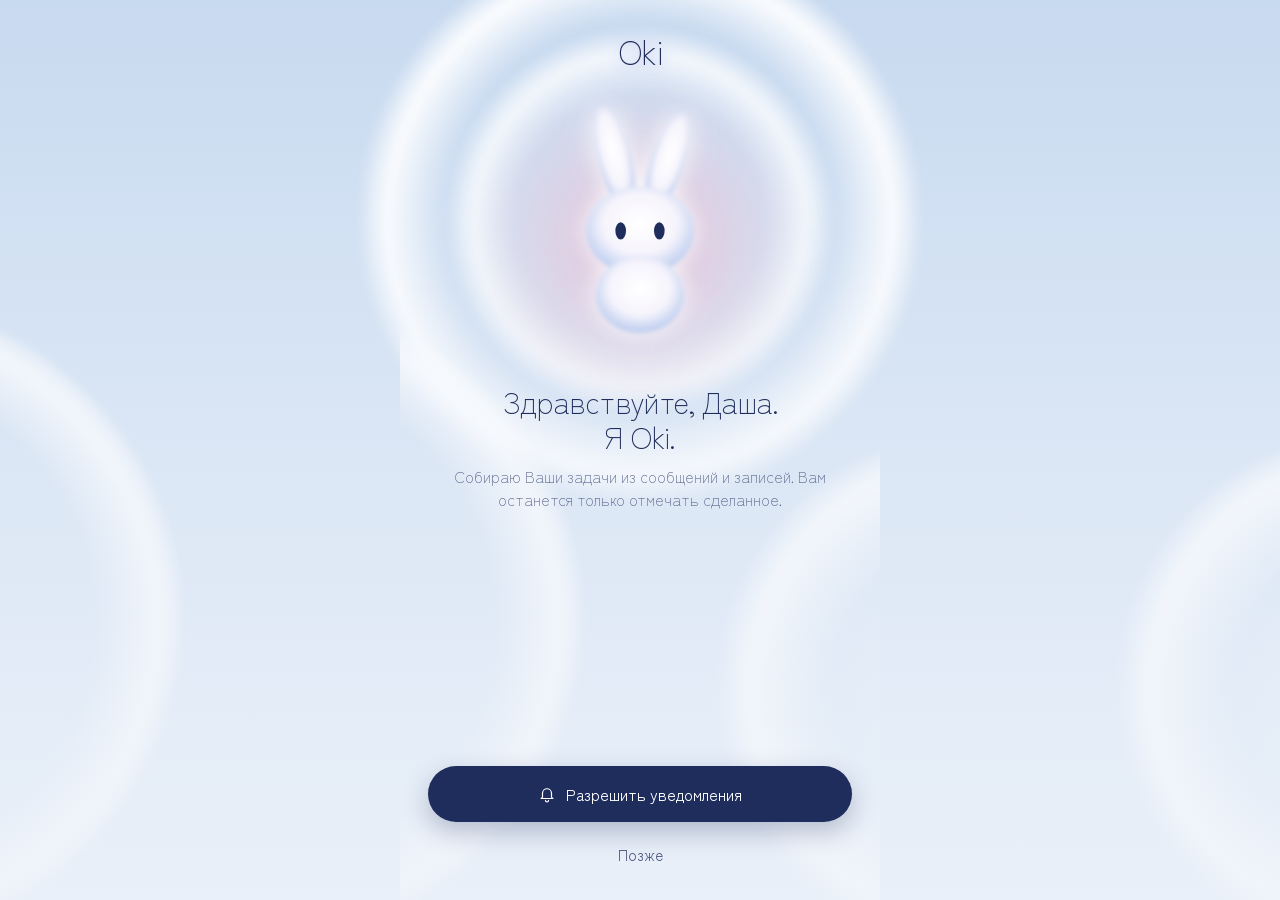
<file: index.html>
<!doctype html>
<html lang="ru">
<head>
<meta charset="utf-8">
<meta name="viewport" content="width=device-width, initial-scale=1, maximum-scale=1, user-scalable=no, viewport-fit=cover">
<meta name="apple-mobile-web-app-capable" content="yes">
<meta name="mobile-web-app-capable" content="yes">
<meta name="apple-mobile-web-app-status-bar-style" content="black-translucent">
<meta name="apple-mobile-web-app-title" content="Oki">
<meta name="theme-color" content="#EEF3FA">
<meta name="format-detection" content="telephone=no">
<title>Oki</title>
<link rel="manifest" href="manifest.webmanifest">
<link rel="apple-touch-icon" href="icon-180.png">
<link rel="icon" href="icon.svg" type="image/svg+xml">
<link rel="preconnect" href="https://fonts.googleapis.com">
<link rel="preconnect" href="https://fonts.gstatic.com" crossorigin>
<link href="https://fonts.googleapis.com/css2?family=Zen+Kaku+Gothic+New:wght@300;400;500;700&family=IBM+Plex+Mono:wght@400;500&display=swap" rel="stylesheet">
<link rel="stylesheet" href="app.css">
</head>
<body>
<svg width="0" height="0" style="position:absolute" aria-hidden="true"><defs>
  <radialGradient id="aFill" cx="50%" cy="42%" r="62%"><stop offset="0" stop-color="#fff"/><stop offset=".55" stop-color="#F6F4FC"/><stop offset="1" stop-color="#AFC4EC"/></radialGradient>
  <radialGradient id="aFillWarm" cx="50%" cy="42%" r="62%"><stop offset="0" stop-color="#fff"/><stop offset=".55" stop-color="#FCF3F8"/><stop offset="1" stop-color="#E9BFD5"/></radialGradient>
  <radialGradient id="aFillGrey" cx="45%" cy="40%" r="70%"><stop offset="0" stop-color="#FAFAFB"/><stop offset=".6" stop-color="#ECEDF1"/><stop offset="1" stop-color="#C6C9D2"/></radialGradient>
  <filter id="soft" x="-30%" y="-30%" width="160%" height="160%"><feGaussianBlur stdDeviation="2"/></filter>
  <filter id="aura" x="-60%" y="-60%" width="220%" height="220%"><feGaussianBlur stdDeviation="14"/></filter>
</defs></svg>
<div id="bg"><i class="lens l1"></i><i class="lens l2"></i><i class="lens l3"></i><i class="lens l4"></i><i class="wash"></i><i class="pink"></i></div>
<main id="view"></main>
<div id="layer"></div>
<div id="toast" role="status"></div>
<script src="sample.js"></script>
<script src="store.js"></script>
<script src="sync.js"></script>
<script src="notify.js"></script>
<script src="tg.js"></script>
<script src="app.js"></script>
<script src="motion.js"></script>
</body>
</html>
</file>
<file: app.css>
/* Oki — style «Розовый шёпот» (Даша 2026-10-18, mock _mock/redesign-soft.html №2): blue lens rings, pale pink glow behind the rabbit, Zen Kaku type as before, no grain.
   Before that: «Свечение», design/04-style/oki.css (2026-10-11). */
:root{
  --mist:#EEF3FA; --base:#C8DAF0; --ink:#1F2D5C; --ink2:#525D85; --ink3:#626C92;
  --line:rgba(31,45,92,.09); --dot:#E995BB; --hot:#B5609A;
  --dent:inset 0 1.5px 3px rgba(31,45,92,.3),inset 0 -1px 1.5px rgba(255,255,255,.9),0 1px 1px rgba(255,255,255,.95),inset 0 0 0 .6px rgba(31,45,92,.1);
  --haze:radial-gradient(circle,rgba(236,120,165,.95) 0,rgba(240,150,182,.7) 30%,rgba(244,186,206,.3) 55%,rgba(244,186,206,0) 72%);
  --sans:"Zen Kaku Gothic New",system-ui,sans-serif; --mono:"IBM Plex Mono",ui-monospace,monospace;
  --st:max(env(safe-area-inset-top),14px); --sb:max(env(safe-area-inset-bottom),14px);
}
*{box-sizing:border-box;margin:0;padding:0}
html,body{height:100%}
body{background:var(--mist);font-family:var(--sans);color:var(--ink);overflow:hidden;overscroll-behavior:none;
  -webkit-tap-highlight-color:transparent;-webkit-text-size-adjust:100%;-webkit-user-select:none;user-select:none;-webkit-touch-callout:none}
input,textarea{font:inherit;color:inherit;-webkit-user-select:text;user-select:text}
button{font:inherit;color:inherit;background:none;border:0;cursor:pointer}
[data-go],[data-act]{cursor:pointer}

/* background: soft white lens rings on misty blue, a pale pink glow where the rabbit sits (no grain, Даша 2026-10-18) */
#bg,.pbg{background:var(--base)}
#bg{position:fixed;inset:0;overflow:hidden;pointer-events:none}
#bg>i,.pbg>i{position:absolute;display:block}
.lens{border-radius:50%;filter:blur(5px)}
.l1{width:560px;height:560px;left:calc(50% - 280px);top:-60px;background:radial-gradient(circle,rgba(255,255,255,0) 50%,rgba(255,255,255,.95) 64%,rgba(255,255,255,.2) 70%,rgba(255,255,255,0) 76%)}
.l2{width:380px;height:380px;left:calc(50% - 190px);top:30px;background:radial-gradient(circle,rgba(255,255,255,0) 46%,rgba(255,255,255,.8) 62%,rgba(255,255,255,0) 72%)}
.l3{width:640px;height:640px;left:-460px;top:300px;background:radial-gradient(circle,rgba(255,255,255,0) 52%,rgba(255,255,255,.85) 66%,rgba(255,255,255,0) 74%)}
.l4{width:520px;height:520px;right:-360px;top:430px;background:radial-gradient(circle,rgba(255,255,255,.35) 0,rgba(255,255,255,0) 40%,rgba(255,255,255,.9) 63%,rgba(255,255,255,0) 72%)}
.wash{inset:0;background:linear-gradient(180deg,rgba(238,243,250,0) 0%,rgba(238,243,250,.55) 55%,rgba(238,243,250,.88) 100%)}
.pink{width:330px;height:330px;left:calc(50% - 165px);top:75px;border-radius:50%;filter:blur(14px);
  background:radial-gradient(circle,rgba(240,150,182,.5),rgba(244,186,206,.28) 42%,rgba(244,186,206,0) 70%);animation:breathe 9s ease-in-out infinite alternate}
@keyframes breathe{to{transform:scale(1.08);opacity:.85}}
.glass{background:rgba(255,255,255,.5);backdrop-filter:blur(18px) saturate(1.2);-webkit-backdrop-filter:blur(18px) saturate(1.2);
  border:1px solid rgba(255,255,255,.9);box-shadow:0 12px 40px rgba(60,90,160,.1)}

/* screen frame */
#view{position:fixed;top:0;bottom:0;left:0;right:0;margin:0 auto;max-width:480px;overflow:hidden}
/* each screen is a layer: tab screens sit above the dock line, pushed screens cover everything */
.pane{position:absolute;top:0;left:0;right:0;bottom:var(--dockh,0px);z-index:1;touch-action:pan-y}
.pane.full{bottom:0;z-index:3;isolation:isolate;box-shadow:-14px 0 40px rgba(60,90,160,.16)}
.pc{position:absolute;inset:0;display:flex;flex-direction:column}
.pbg{position:absolute;inset:0;overflow:hidden;pointer-events:none}
#dock{position:absolute;left:0;right:0;bottom:0;z-index:2;touch-action:pan-y}
.top{flex:none;padding:calc(var(--st) + 2px) 24px 0}
.main{flex:1;min-height:0;overflow-y:auto;overflow-x:hidden;-webkit-overflow-scrolling:touch;padding:0 24px 32px;
  -webkit-mask-image:linear-gradient(transparent,#000 10px,#000 calc(100% - 44px),transparent);mask-image:linear-gradient(transparent,#000 10px,#000 calc(100% - 44px),transparent)}
.main::-webkit-scrollbar,.chips::-webkit-scrollbar{display:none}
.dock{flex:none;padding:8px 16px max(calc(var(--sb) - 12px), 8px)}
.dock .inp{padding:0 4px}

/* rabbit */
.eyes{transform-box:fill-box;transform-origin:center;animation:blink 5s infinite}
@keyframes blink{0%,92%,100%{transform:scaleY(1)}95%{transform:scaleY(.1)}}
.float{animation:bob 5s ease-in-out infinite}
@keyframes bob{50%{transform:translateY(-7px)}}

/* logo 1а */
.logo{position:relative;display:inline-block;font-family:var(--sans);font-weight:300;letter-spacing:-.04em;line-height:1;color:var(--ink);isolation:isolate}
.logo::after{content:"Oki";position:absolute;inset:0;color:#7D84E6;filter:blur(.18em);opacity:.7;z-index:-1}

/* home */
.hhd{display:flex;align-items:center;justify-content:space-between;font:400 11px var(--mono);letter-spacing:.12em;color:var(--ink2);padding-top:2px}
.hhd .st i{display:inline-block;width:6px;height:6px;border-radius:50%;background:rgba(31,45,92,.5);margin-right:6px;vertical-align:1px}
.hhd .r{display:flex;align-items:center;gap:12px}
.menu{width:36px;height:36px;border-radius:50%;display:grid;place-items:center}
.menu i,.menu i::before,.menu i::after{display:block;width:14px;height:1.5px;background:var(--ink);position:relative}
.menu i::before,.menu i::after{content:"";position:absolute;left:0}
.menu i::before{top:-5px}.menu i::after{top:5px}
.home-main{flex:1;min-height:0;display:flex;flex-direction:column;padding:0 24px 34px;overflow:hidden auto;scrollbar-width:none;
  /* soft edges top and bottom: cards melt away under the clock and above the field instead of being cut (Даша 2026-10-18) */
  -webkit-mask-image:linear-gradient(transparent,#000 16px,#000 calc(100% - 44px),transparent);mask-image:linear-gradient(transparent,#000 16px,#000 calc(100% - 44px),transparent)}
.home-main::-webkit-scrollbar{display:none}
.stage{flex:none;height:250px;display:flex;justify-content:center;align-items:stretch} /* big rabbit as in the mock; Главная scrolls a little (Даша 2026-10-18) */
.stage svg{height:100%;width:100%;display:block}
.greet{text-align:center;flex:none}
.greet h1{font-weight:300;font-size:38px;line-height:1.02;letter-spacing:-.035em;margin:0 0 11px}
.greet h1 .g{position:relative;display:inline-block;isolation:isolate}
.greet h1 .g::after{content:attr(data-t);position:absolute;inset:0;color:#7D84E6;filter:blur(9px);opacity:.75;z-index:-1}
.greet p{font-weight:300;font-size:17px;color:var(--ink2);letter-spacing:-.01em}
.hchips{display:flex;gap:8px;margin-top:24px;flex:none}
.hchips .chip{flex:1;height:38px;border-radius:19px;display:flex;align-items:center;justify-content:space-between;padding:0 14px;font-size:14px}
.hchips .chip span{color:var(--ink3)}
.near{flex:none;margin:16px 0 4px;border-radius:26px;padding:16px 20px}
.near .r{display:flex;justify-content:space-between;font:400 11px var(--mono);letter-spacing:.12em;color:var(--ink3);text-transform:uppercase}
.near h2{font-weight:400;font-size:19px;letter-spacing:-.02em;margin:6px 0 2px}
.near .s{font-size:13px;color:var(--ink2);font-weight:300}
.near .warn{margin-top:9px;font-size:13px;color:var(--hot)}
.near .warn i{display:inline-block;width:7px;height:7px;border-radius:50%;background:var(--dot);box-shadow:0 0 10px 3px rgba(233,149,187,.6);margin-right:9px;vertical-align:0}

/* tab header with small rabbit */
.hd{display:flex;align-items:flex-end;justify-content:space-between;min-height:76px}
.hd h1{font-weight:300;font-size:44px;line-height:1;letter-spacing:-.04em}
.hd .bun{width:58px;height:76px;margin-bottom:-4px;flex:none}
/* list screens: the header lives inside the list and scrolls away; content fades under the clock */
.main.lst{padding-top:calc(var(--st) + 2px);
  -webkit-mask-image:linear-gradient(transparent calc(var(--st) - 16px),#000 calc(var(--st) + 4px),#000 calc(100% - 44px),transparent);mask-image:linear-gradient(transparent calc(var(--st) - 16px),#000 calc(var(--st) + 4px),#000 calc(100% - 44px),transparent)}
.hdr{display:flex;align-items:flex-end;gap:6px}
.repi{width:36px;height:36px;border-radius:50%;display:grid;place-items:center;margin-bottom:10px;transition:transform .14s cubic-bezier(.2,.8,.2,1)}
.repi svg{width:16px;height:16px;fill:none;stroke:var(--ink);stroke-width:1.5;stroke-linecap:round}
.repi:active{transform:scale(.94)}
.lgap{height:4px}
.say{font-weight:300;font-size:16px;color:var(--ink2);letter-spacing:-.01em;margin-top:10px;display:flex;justify-content:space-between;align-items:center;gap:12px;min-height:32px}
.rep{flex:none;height:32px;padding:0 14px;border-radius:16px;display:flex;align-items:center;gap:7px;font-size:14px;color:var(--ink)}
.rep svg{width:15px;height:15px;fill:none;stroke:currentColor;stroke-width:1.5;stroke-linecap:round}

/* chips */
.chips{display:flex;gap:8px;overflow-x:auto;margin:12px -24px 4px;padding:0 24px 6px;scrollbar-width:none}
.chip{flex:none;height:34px;border-radius:17px;padding:0 14px;display:flex;align-items:center;gap:8px;font-size:14px;white-space:nowrap}
.chip span{color:var(--ink3)}
.chip.on{background:var(--ink);color:#fff;border-color:var(--ink)}
.chip.on span{color:rgba(255,255,255,.6)}

/* task list */
.grp{display:flex;justify-content:space-between;align-items:baseline;padding:14px 4px 8px;font-size:14px;font-weight:500;letter-spacing:-.01em}
.grp span{font-weight:400;color:var(--ink3);font-size:13px}
.main>.grp:first-child,.main>.agh:first-child{padding-top:8px}
.card{border-radius:22px;overflow:hidden;position:relative}
.task{display:flex;gap:12px;padding:13px 16px;border-bottom:1px solid var(--line)}
.task:last-child{border:0}
.task .body{flex:1;min-width:0}
/* checks «Дымка» (Даша 2026-10-18, mocks _mock/check-anim.html, ring-pick.html №1): an empty check is a soft dent in the glass; done = a pink haze that melts at the edge,
   the ring ripples away like the background rings, and the words go quiet (no ticks, no strikethrough) */
.ck{width:20px;height:20px;border-radius:50%;background:rgba(31,45,92,.03);box-shadow:var(--dent);flex:none;margin-top:1px;position:relative}
.ck::before{content:"";position:absolute;inset:-12px}
.ck::after,.tck::after{content:"";position:absolute;inset:0;border-radius:50%;background:var(--haze);filter:blur(1px);opacity:0}
.done>.ck,.ck.on,.dn .ck{background:none;box-shadow:none}
.done>.ck::after,.ck.on::after,.dn .ck::after{opacity:1}
.task.done .t,.dl.done .t{color:rgba(31,45,92,.36)}
.task.done .m,.dl.done .m{opacity:.5}
.pop>.ck,.tck.pop{animation:ripple .8s cubic-bezier(.2,.7,.3,1)}
.pop>.ck::after,.tck.pop::after{animation:haze .45s cubic-bezier(.2,.8,.2,1)}
@keyframes ripple{0%{outline:1.1px solid rgba(31,45,92,.4);outline-offset:-1px}100%{outline:1.1px solid rgba(240,150,182,0);outline-offset:12px}}
@keyframes haze{0%{opacity:0;transform:scale(.4)}}
.t{font-size:16px;letter-spacing:-.015em;line-height:1.25;overflow-wrap:anywhere}
.m{font-size:13px;color:var(--ink2);font-weight:300;margin-top:3px;display:flex;flex-wrap:wrap;gap:0 6px}
.m .now{color:var(--hot);font-weight:400}
.m .now::before{content:"";display:inline-block;width:6px;height:6px;border-radius:50%;background:var(--dot);box-shadow:0 0 8px 2px rgba(233,149,187,.6);margin-right:6px;vertical-align:1px}
.m .ov{color:var(--ink);font-weight:500}
.m .q{color:var(--ink);font-weight:400}
.sub{font-size:12px;color:var(--ink3);margin-top:6px;display:inline-block;padding:4px 0}
.subs{margin-top:10px;display:flex;flex-direction:column;gap:7px}
.si{display:flex;align-items:center;gap:9px;font-size:14px;font-weight:300;letter-spacing:-.01em}
.si i{width:15px;height:15px;border-radius:50%;background:rgba(31,45,92,.03);box-shadow:inset 0 1px 2px rgba(31,45,92,.3),inset 0 -1px 1px rgba(255,255,255,.9),0 1px 1px rgba(255,255,255,.95),inset 0 0 0 .5px rgba(31,45,92,.1);flex:none;position:relative}
.si i::before{content:"";position:absolute;inset:-10px}
.si.ok{color:rgba(31,45,92,.36)}
.si.ok i{box-shadow:none;background:var(--haze);filter:blur(.8px)}
.subs .cnt{font-size:12px;color:var(--ink3);margin-bottom:-1px}

/* big task: progress ring */
.big{border-radius:24px;padding:16px 18px;position:relative;background:rgba(255,255,255,.58)}
.big .r1{display:flex;gap:12px}
.big .t{font-size:22px;font-weight:300;letter-spacing:-.03em;line-height:1.1}
.big .m{margin-top:5px}
.big .ft{display:flex;justify-content:space-between;gap:12px;font-size:12.5px;color:var(--ink2);margin-top:12px;padding-top:10px;border-top:1px solid var(--line);font-weight:300}
.big .ft b{font-weight:400;color:var(--ink)}
.ring{width:30px;height:30px;flex:none;margin-top:-3px}
.ring circle{fill:none;stroke-width:2.4}
.gap{height:8px}

/* dock: input + tabs */
.inp{display:flex;gap:10px;align-items:center}
.field{flex:1;min-width:0;height:50px;border-radius:25px;display:flex;align-items:center;padding:0 20px}
.field input{width:100%;border:0;outline:0;background:none;font-size:16px;font-weight:300}
.field input::placeholder{color:var(--ink3);opacity:1}
.mic{width:50px;height:50px;border-radius:50%;background:var(--ink);display:grid;place-items:center;flex:none;box-shadow:0 10px 26px rgba(31,45,92,.28)}
.mic svg{width:22px;height:22px;stroke:#fff;fill:none;stroke-width:1.6;stroke-linecap:round}
/* tabs: a floating glass capsule, icons with captions, a white pill slides under the active one */
.tabs{display:flex;align-items:center;margin-top:10px;height:64px;border-radius:32px;padding:0 5px;position:relative}
.tabs button{flex:1;min-width:0;height:54px;border-radius:27px;display:flex;flex-direction:column;align-items:center;justify-content:center;gap:2px;font-size:10.5px;color:var(--ink3);position:relative;z-index:1;transition:color .2s}
.tabs button svg{width:23px;height:23px;fill:none;stroke:currentColor;stroke-width:1.5;stroke-linecap:round;stroke-linejoin:round}
.tabs button.on{font-weight:500;color:#fff}
.tabs button.on svg{stroke-width:1.8}
.tabs .ind{position:absolute;left:0;top:5px;height:54px;width:20%;border-radius:27px;background:var(--ink);box-shadow:0 6px 16px rgba(31,45,92,.25);transition:transform .42s cubic-bezier(.32,.72,0,1)}

/* calendar */
.cal{border-radius:24px;padding:14px 14px 10px;margin-top:12px}
.cal .mh{display:flex;justify-content:space-between;align-items:center;padding:0 6px 10px;font-size:16px;letter-spacing:-.015em}
.cal .mh .nav{display:flex;gap:4px}
.cal .mh .nav button{width:34px;height:30px;font-size:20px;color:var(--ink3);line-height:1}
.cal .g{display:grid;grid-template-columns:repeat(7,1fr);text-align:center;row-gap:2px}
.cal .wd{font-size:12px;color:var(--ink3);padding-bottom:6px}
.cal .d{height:38px;display:flex;align-items:center;justify-content:center;font-size:15px;font-weight:300;position:relative;z-index:0}
.cal .d.off{visibility:hidden}
.cal .d.we{color:var(--ink3)}
.cal .d.has::after{content:"";position:absolute;bottom:3px;width:4px;height:4px;border-radius:50%;background:var(--ink)}
.cal .d.td{font-weight:500;color:var(--ink)}
.cal .d.td::before{content:"";position:absolute;width:34px;height:34px;border-radius:50%;border:1.2px solid rgba(31,45,92,.35);z-index:-1}
.cal .d.sel{color:#fff;font-weight:500}
.cal .d.sel::before{content:"";position:absolute;width:34px;height:34px;border-radius:50%;background:var(--ink);border:0;z-index:-1;box-shadow:0 6px 16px rgba(31,45,92,.3)}
.cal .d.sel::after{background:#fff}
.wk{display:grid;grid-template-columns:repeat(7,1fr);gap:4px;margin-top:12px}
.wk div{height:58px;border-radius:18px;display:flex;flex-direction:column;align-items:center;justify-content:center;gap:2px;font-size:16px}
.wk div small{font-size:11.5px;color:var(--ink3)}
.wk div.on{background:var(--ink);color:#fff}
.wk div.on small{color:rgba(255,255,255,.6)}
.wkwrap{position:sticky;top:calc(var(--st) + 4px);z-index:5;height:0;overflow:visible;opacity:0;pointer-events:none;transition:opacity .2s}
.wkwrap .wk{margin-top:4px}
.wkwrap.show{opacity:1;pointer-events:auto}
.agh{display:flex;justify-content:space-between;align-items:baseline;padding:16px 4px 8px;font-size:14px;font-weight:500}
.agh span{font-weight:400;font-size:13px;color:var(--ink3)}
.mt{display:grid;grid-template-columns:52px 1fr;gap:10px;padding:11px 16px;border-bottom:1px solid var(--line)}
.mt:last-child,.dl:last-child{border:0}
.mt .tm{font-size:15px;line-height:1.15}
.mt .tm small{display:block;font-size:12.5px;color:var(--ink3);font-weight:300}
.mt.clash{background:linear-gradient(90deg,rgba(240,170,198,.32),rgba(240,170,198,0) 85%)}
.clashnote{font-size:12.5px;color:var(--hot);margin-top:3px}
.clashnote::before{content:"";display:inline-block;width:6px;height:6px;border-radius:50%;background:var(--dot);box-shadow:0 0 8px 2px rgba(233,149,187,.6);margin-right:6px;vertical-align:1px}
.dl{display:flex;gap:12px;padding:11px 16px;border-bottom:1px solid var(--line)}
.empty{font-size:14px;color:var(--ink3);font-weight:300;padding:12px 4px}

/* inner screens */
.nv{display:flex;justify-content:space-between;align-items:center;font-size:15px;min-height:36px;padding-top:4px}
.nv .back{padding:6px 12px 6px 0;margin-left:-4px}
.nv span.r{font-size:13px;color:var(--ink2)}
/* task card, variant Б: round check by the title; «Изменить» and «…» in the corner */
.nvr{display:flex;align-items:center;gap:10px}
.nv .ed{font-size:15px;padding:6px 4px}
.dots{width:36px;height:36px;border-radius:50%;display:grid;place-items:center}
.dots .dt{width:18px;height:4px;fill:var(--ink)}
.tk .lbl,.tk .rg{padding-left:46px}
.tk .tr{display:flex;gap:14px;align-items:flex-start}
.tck{width:32px;height:32px;border-radius:50%;flex:none;margin-top:3px;position:relative;background:rgba(31,45,92,.03);box-shadow:var(--dent);transition:transform .14s cubic-bezier(.2,.8,.2,1),background-color .2s,box-shadow .3s}
.tck::before{content:"";position:absolute;inset:-12px}
.tk.done .tck{background:none;box-shadow:none}
.tk.done .tck::after{opacity:1}
.tk.done h1{color:rgba(31,45,92,.36)}
.tck:active{transform:scale(.9)}
.dots:active{transform:scale(.94)}
.nv .ed:active{opacity:.55}
.dots,.nv .ed{transition:transform .14s cubic-bezier(.2,.8,.2,1),opacity .14s}
.tt{padding-top:12px}
.tt h1{font-weight:300;font-size:34px;line-height:1.02;letter-spacing:-.04em;overflow-wrap:anywhere}
.tt p{font-size:15px;color:var(--ink2);margin-top:8px;font-weight:300;line-height:1.4}
.tt .lbl{font-size:13px;color:var(--ink2);margin-bottom:10px}
.tt .rg{display:flex;justify-content:space-between;align-items:center;font-size:13px;color:var(--ink2);margin-top:14px;font-weight:300}
.tt .rg>span{display:flex;align-items:center;gap:10px}
.row2{display:flex;justify-content:flex-start;align-items:center;gap:12px;padding:12px 16px;border-bottom:1px solid var(--line);font-size:15px;position:relative;min-height:46px}
.row2:last-child{border:0}
.row2 .v{color:var(--ink2);font-size:14px;font-weight:300;text-align:right;margin-left:auto}
.row2.chev::after{margin-left:-4px}
.row2 .v.strong{color:var(--ink);font-weight:500}
.row2 .t small{display:block;font-size:12.5px;color:var(--ink2);font-weight:300;margin-top:2px}
.chev::after{content:"›";margin-left:8px;color:var(--ink3)}
.row2 input.over{position:absolute;inset:0;opacity:0;width:100%;height:100%;-webkit-appearance:none;appearance:none}
.quote{display:block;padding:2px 16px 13px;font-size:14px;font-weight:300;line-height:1.35;color:var(--ink2)}
.pill{display:inline-flex;align-items:center;gap:7px;height:32px;padding:0 14px;border-radius:16px;font-size:13.5px;background:rgba(255,255,255,.7);border:1px solid rgba(31,45,92,.16);white-space:nowrap}
.pill.dark{background:var(--ink);color:#fff;border-color:var(--ink)}
.acts{display:flex;gap:8px;flex-wrap:wrap}
.chk{border-radius:22px;padding:14px 16px}
.chk .subs{margin-top:0;gap:11px}
.chk .si{font-size:15px}
.chk .add{display:flex;align-items:center;gap:9px;margin-top:2px}
.chk .add i{width:15px;height:15px;border-radius:50%;border:1.2px dashed var(--ink3);flex:none}
.chk .add input{flex:1;border:0;outline:0;background:none;font-size:16px;font-weight:300}
.chk .add input::placeholder{color:var(--ink3)}
.check{border-radius:20px;padding:13px 16px;background:rgba(31,45,92,.88);color:#fff}
.check b{font-weight:500;font-size:15px}
.check p{font-size:13.5px;color:rgba(255,255,255,.7);margin:4px 0 10px;font-weight:300;line-height:1.35}
.check .pill{background:rgba(255,255,255,.12);border-color:rgba(255,255,255,.25);color:#fff}
.check .pill.w{background:#fff;color:var(--ink)}
.btn-main{height:56px;border-radius:28px;background:var(--ink);color:#fff;display:flex;align-items:center;justify-content:center;gap:10px;font-size:16px;width:100%;
  box-shadow:0 10px 26px rgba(31,45,92,.28)}
.btn-main .copy{width:18px;height:18px}
.btn-ghost{height:48px;display:flex;align-items:center;justify-content:center;font-size:15px;color:var(--ink2);width:100%}
.note{text-align:center;font-size:12.5px;color:var(--ink2);margin-top:14px;font-weight:300}
.ws{font-size:13px;color:var(--ink2);font-weight:300;margin-top:3px}
.ws b{font-weight:500;color:var(--ink)}
/* «Нейросеть» card in settings and the «Нейросети» sheet (mock _mock/ai.html, variant Б) */
.aib{padding:16px 16px 14px;border-bottom:1px solid var(--line)}
.aib .k{font:400 11px var(--mono);letter-spacing:.12em;color:var(--ink3);text-transform:uppercase}
.aib .nm{font-weight:300;font-size:28px;letter-spacing:-.03em;margin-top:6px;line-height:1.1}
.aib .nm small{font-size:14px;color:var(--ink2);letter-spacing:0;margin-left:6px}
.aib .n,.air .n{font-size:12.5px;color:var(--ink2);font-weight:300;margin-top:5px}
.aibar{height:6px;border-radius:3px;background:rgba(31,45,92,.1);overflow:hidden;margin-top:8px}
.aibar i{display:block;height:100%;border-radius:3px;background:var(--ink)}
.aibar.w{height:10px;border-radius:5px;margin-top:12px}
.aisl{background:rgba(255,255,255,.6)}
.air{padding:12px 16px 13px;border-bottom:1px solid var(--line)}
.air:last-child{border:0}
.air .h{display:flex;align-items:baseline;gap:8px;font-size:15px}
.air .h small{font-size:12.5px;color:var(--ink2);font-weight:300}
.air.off .h,.air.off .n{color:var(--ink3)}
.air .now{display:inline-flex;align-items:center;height:22px;padding:0 9px;border-radius:11px;background:var(--ink);color:#fff;font-size:11.5px;margin-left:auto;flex:none;align-self:center}
.it2{padding:12px 16px;border-bottom:1px solid var(--line)}
.it2:last-child{border:0}
.it2 .src{font-size:12px;color:var(--ink3);margin-bottom:3px}
.it2 .t{font-size:15px}
.it2 .why{font-size:13px;color:var(--ink2);font-weight:300;margin-top:3px}
.it2 .ft2{display:flex;justify-content:flex-end;margin-top:9px}
.copy{width:14px;height:14px;fill:none;stroke:currentColor;stroke-width:1.5;stroke-linejoin:round}
.search{height:46px;border-radius:23px;display:flex;align-items:center;gap:10px;padding:0 16px;margin-top:14px}
.search svg{width:17px;height:17px;fill:none;stroke:var(--ink2);stroke-width:1.6;flex:none}
.search input{flex:1;border:0;outline:0;background:none;font-size:16px}
mark{background:rgba(240,170,198,.45);color:inherit;border-radius:3px;padding:0 1px}
.role{display:inline-block;font-size:12px;padding:2px 8px;border-radius:10px;background:rgba(31,45,92,.07);color:var(--ink2);margin-left:6px}
.dotok{display:inline-block;width:7px;height:7px;border-radius:50%;margin-right:7px;vertical-align:1px;background:#9AA0AB}
.txt{font-size:15px;line-height:1.5;font-weight:300;color:var(--ink2);padding:14px 16px}
.txt b{font-weight:500;color:var(--ink)}

/* report */
.seg{height:40px;border-radius:20px;display:flex;padding:4px;margin-top:16px}
.seg div{flex:1;display:grid;place-items:center;font-size:14px;border-radius:16px;color:var(--ink2)}
.seg .on{background:var(--ink);color:#fff}
.stats{display:grid;grid-template-columns:1.3fr 1fr 1fr;gap:8px;margin-top:16px}
.st{border-radius:20px;padding:12px 14px}
.st b{display:block;font-weight:300;font-size:40px;letter-spacing:-.04em;line-height:1}
.st span{font-size:12.5px;color:var(--ink2)}
.days{border-radius:20px;padding:12px 16px 10px;display:grid;grid-auto-flow:column;grid-auto-columns:1fr;align-items:end;gap:8px;height:104px;margin-top:8px}
.days div{display:flex;flex-direction:column;align-items:center;gap:6px;font-size:11.5px;color:var(--ink3);white-space:nowrap}
.days i{width:14px;border-radius:7px;background:var(--ink)}
.days i.z{height:3px;background:rgba(31,45,92,.15)}
.dn{display:flex;gap:12px;padding:11px 16px;border-bottom:1px solid var(--line);align-items:baseline}
.dn:last-child{border:0}
.dn .ck{width:18px;height:18px;align-self:center}
.dn .t{flex:1;font-size:15px}
.dn .d{font-size:12.5px;color:var(--ink3);font-weight:300;white-space:nowrap}
.dn.late .d{color:var(--ink)}

/* onboarding */
.onb{flex:1;display:flex;flex-direction:column;align-items:center;padding:calc(var(--st) + 20px) 28px calc(var(--sb) + 8px);text-align:center}
/* full-width box, the drawing centres itself inside (Safari sized width:auto svgs before the height was known) */
.onb .rb{flex:1 1 270px;min-height:150px;max-height:280px;margin:18px 0;align-self:stretch}
.onb .rb svg{height:100%;width:100%;display:block}
.onb h1{font-weight:300;font-size:30px;line-height:1.15;letter-spacing:-.03em}
.onb p{font-weight:300;font-size:16px;line-height:1.45;color:var(--ink2);margin-top:12px}
.onb .bt{width:100%;margin-top:auto;padding-top:24px}
/* storage screens: same frame as onboarding, a smaller rabbit when there is a field or a key */
.onb{position:relative}
.onb .obk{position:absolute;top:calc(var(--st) + 6px);left:20px;font-size:15px;padding:6px 12px 6px 0}
.onb.sm .rb{flex:0 1 170px;min-height:110px;margin:24px 0 8px}
.onb p b{font-weight:500;color:var(--ink)}
.onb .say{font-size:14px;color:var(--ink);margin-top:14px}
.kin{width:100%;height:56px;border-radius:22px;display:flex;align-items:center;gap:8px;padding:0 8px 0 4px;margin-top:20px}
.kin .in{flex:1;min-width:0;height:100%;border:0;outline:0;background:none;padding:0 14px;font:400 16px var(--mono);color:var(--ink)}
.kin .in::placeholder{color:var(--ink3);font-family:var(--sans);font-weight:300;font-size:16px}
.keybox{width:100%;font:500 17px/1.7 var(--mono);letter-spacing:.04em;word-spacing:.3em;text-align:center;padding:20px 18px;border-radius:22px;margin-top:18px;-webkit-user-select:all;user-select:all}
.sheet .keybox{background:rgba(255,255,255,.75);border:1px solid rgba(31,45,92,.08)}
a.btn-main,a.btn-ghost{text-decoration:none}
.row2 .v b{color:var(--ink);font-weight:500}
.dotbad{display:inline-block;width:7px;height:7px;border-radius:50%;margin-right:7px;vertical-align:1px;background:var(--ink);box-shadow:0 0 0 3px rgba(31,45,92,.12)}

/* sheet */
#layer{position:fixed;inset:0;z-index:70;pointer-events:none}
#layer.on{pointer-events:auto}
.dim{position:absolute;inset:0;background:rgba(238,243,250,.55);backdrop-filter:blur(6px);-webkit-backdrop-filter:blur(6px);opacity:0;transition:opacity .25s}
.sheet{position:absolute;left:0;right:0;bottom:0;margin:0 auto;max-width:480px;max-height:92%;overflow-y:auto;border-radius:34px 34px 0 0;
  background:rgba(255,255,255,.82);backdrop-filter:blur(24px) saturate(1.3);-webkit-backdrop-filter:blur(24px) saturate(1.3);
  border:1px solid rgba(255,255,255,.9);box-shadow:0 -10px 40px rgba(60,90,160,.14);
  padding:12px 20px calc(var(--sb) + 14px);transform:translateY(100%);transition:transform .32s cubic-bezier(.2,.8,.2,1)}
#layer.on .dim{opacity:1}
#layer.on .sheet{transform:none}
.sheet .grab{width:40px;height:5px;border-radius:3px;background:rgba(31,45,92,.18);margin:0 auto 14px}
.sheet h3{font-weight:300;font-size:26px;letter-spacing:-.03em;margin:0 4px 12px}
.sheet .lab{font-size:13px;color:var(--ink2);margin:16px 4px 8px}
.sheet .in{width:100%;height:52px;border-radius:18px;border:1px solid rgba(31,45,92,.12);background:rgba(255,255,255,.75);padding:0 16px;font-size:16px;outline:0}
.sheet textarea.in{height:auto;min-height:76px;padding:14px 16px;resize:none;line-height:1.35}
.sheet .opts{display:flex;flex-wrap:wrap;gap:8px}
.sheet .opts .chip{border:1px solid rgba(31,45,92,.14);background:rgba(255,255,255,.6)}
.sheet .opts .chip.on{background:var(--ink);border-color:var(--ink)}
.sheet .rows{border-radius:18px;background:rgba(255,255,255,.6);border:1px solid rgba(31,45,92,.08);margin-top:16px}
.sheet .btn-main{margin-top:22px}
.sheet .eit{display:flex;align-items:center;gap:10px;padding:0 12px 0 16px;border-bottom:1px solid var(--line)}
.sheet .eit:last-child{border:0}
.sheet .ein{flex:1;min-width:0;height:48px;border:0;outline:0;background:none;font-size:16px;font-weight:300}
.sheet .ein::placeholder{color:var(--ink3)}
.sheet .eit .x{width:26px;height:26px;border-radius:50%;background:rgba(31,45,92,.08);display:grid;place-items:center;font-size:12px;color:var(--ink2);flex:none;position:relative}
.sheet .eit .x::before{content:"";position:absolute;inset:-9px}
.sheet .rows .row2[data-act]:active{background-color:rgba(31,45,92,.05)}
.sheet .del{color:var(--ink2);font-size:14px;display:block;margin:14px auto 0;padding:8px}

/* toast */
#toast{position:fixed;left:50%;bottom:calc(var(--sb) + 150px);transform:translate(-50%,20px);opacity:0;z-index:80;
  background:var(--ink);color:#fff;font-size:14px;padding:11px 18px;border-radius:22px;width:max-content;max-width:calc(100vw - 48px);text-align:center;line-height:1.35;pointer-events:none;transition:opacity .2s,transform .2s;
  box-shadow:0 10px 30px rgba(20,24,60,.3)}
#toast.on{opacity:1;transform:translate(-50%,0)}
#toast.act{pointer-events:auto;display:flex;align-items:center;gap:14px;padding:7px 8px 7px 18px}
#toast:not(.on){pointer-events:none}
#toast button{height:32px;padding:0 14px;border-radius:16px;background:rgba(255,255,255,.16);color:#fff;font-size:14px}

/* long press on a task (motion.js): the task lifts over a blurred screen with its actions under it, like in Telegram */
#ctx{position:fixed;inset:0;z-index:75;touch-action:none}
#ctx.off{pointer-events:none}
.cdim{position:absolute;inset:0;background:rgba(238,243,250,.5);backdrop-filter:blur(14px) saturate(1.1);-webkit-backdrop-filter:blur(14px) saturate(1.1)}
.cprev{position:absolute;border-radius:24px;overflow:hidden;box-shadow:0 18px 50px rgba(60,90,160,.2)}
.cprev.glass{border-radius:22px;background:rgba(255,255,255,.8)}
.cmenu{position:absolute;width:250px;border-radius:18px;overflow:hidden;background:rgba(255,255,255,.86);
  backdrop-filter:blur(24px) saturate(1.3);-webkit-backdrop-filter:blur(24px) saturate(1.3);border:1px solid rgba(255,255,255,.9);box-shadow:0 18px 50px rgba(60,90,160,.2)}
.ci{display:flex;align-items:center;justify-content:space-between;gap:12px;width:100%;height:46px;padding:0 14px 0 16px;font-size:15.5px;letter-spacing:-.01em;text-align:left;border-bottom:1px solid var(--line);transition:background-color .12s}
.ci:last-child,.ci:has(+.cgap){border:0}
.ci svg{width:22px;height:22px;flex:none;fill:none;stroke:var(--ink);stroke-width:1.5;stroke-linecap:round;stroke-linejoin:round}
.ci:active,.ci.hl{background-color:rgba(31,45,92,.07)}
.cgap{display:block;height:7px;background:rgba(31,45,92,.06)}

/* rabbit: a little hop and a flash of glow when a task is done */
.hop{transform-origin:50% 100%;animation:hop .8s ease}
@keyframes hop{0%,100%{transform:none}30%{transform:translateY(-9%)}52%{transform:translateY(0) scaleY(.95)}68%{transform:translateY(-2%)}}
.hop .au{transform-box:fill-box;transform-origin:center;animation:glow 1.2s ease-out}
@keyframes glow{25%{opacity:1;transform:scale(1.28)}}

/* press feedback: answers the finger at once */
/* no pinch or double-tap zoom anywhere, like in other iPhone apps (Даша 2026-10-12) */
#layer .dim{touch-action:none}
button,.chip,.pill,[data-go],[data-act],input,textarea{touch-action:pan-x pan-y}
.chips{touch-action:pan-x}
.pill,.chip,.btn-main,.mic,.menu,.rep,.back,.ck{transition:transform .14s cubic-bezier(.2,.8,.2,1)}
.pill:active,.chip:active,.btn-main:active,.mic:active,.menu:active,.rep:active{transform:scale(.96)}
.ck:active{transform:scale(.88)}
.back:active{opacity:.55}
.task,.dl,.row2,.it2,.near,.big,.mt{transition:background-color .2s}
.task:active,.dl:active,.row2[data-go]:active,.row2[data-act]:active,.it2[data-go]:active,.mt:active,.dn:active{background-color:rgba(255,255,255,.35)}
.near:active,.big:active{background-color:rgba(255,255,255,.66)}
/* «каждый день» on Главная (variant В, Даша 2026-10-12) */
.daily{flex:none;margin:14px 0 0;border-radius:22px;overflow:hidden}
.daily .r{display:flex;justify-content:space-between;padding:12px 16px 2px;font:400 11px var(--mono);letter-spacing:.12em;color:var(--ink3);text-transform:uppercase}
.daily .task{padding:11px 16px;align-items:center}
.daily .task .ck{margin-top:0}
.daily .m{margin-top:1px}
.daily .task:active{background-color:rgba(255,255,255,.4)}
/* iOS switch («Каждый день» in the add and edit sheets) */
label.row2{cursor:pointer}
.sw{-webkit-appearance:none;appearance:none;margin:0 0 0 auto;width:51px;height:31px;border-radius:16px;background:rgba(31,45,92,.14);position:relative;flex:none;transition:background .2s;outline:0}
.sw::after{content:"";position:absolute;top:2px;left:2px;width:27px;height:27px;border-radius:50%;background:#fff;box-shadow:0 2px 6px rgba(0,0,0,.2);transition:transform .25s cubic-bezier(.32,.72,0,1)}
.sw:checked{background:var(--ink)}
.sw:checked::after{transform:translateX(20px)}
/* a held task sinks a little under the finger before its menu opens */
.task,.dl,.big{transition:background-color .2s,transform .3s cubic-bezier(.2,.8,.2,1)}
.task.press,.dl.press,.big.press{transform:scale(.97);transition:background-color .2s,transform .34s cubic-bezier(.4,0,.6,1) .06s}

@media (prefers-reduced-motion:reduce){*{animation:none!important;transition:none!important}}

#satprobe{position:fixed;top:0;left:0;width:0;height:0;padding-top:env(safe-area-inset-top);padding-bottom:env(safe-area-inset-bottom);visibility:hidden;pointer-events:none}
/* see-through status bar on iPhone (html.short, set in motion.js): iPhone keeps the bottom strip for itself
   and paints it plain mist, so the page fades into that colour and needs no room for the home bar */
html.short{--sb:10px}
html.short #bg::after,html.short .pbg::after{content:"";position:absolute;left:0;right:0;bottom:0;height:120px;background:linear-gradient(rgba(238,243,250,0),#EEF3FA 85%)}

/* Telegram: chat lists (a task's round check = read / not read) and «Telegram отключился» on Главная (final.html «broken collection») */
.row2.pick .ck{margin-top:0}
.row2.pick .t{flex:1;min-width:0}
.broke{flex:none;text-align:center;padding:0 0 calc(var(--sb) + 12px)}
.broke h1{font-weight:300;font-size:30px;line-height:1.12;letter-spacing:-.03em}
.broke p{font-size:15px;color:var(--ink2);margin-top:10px;font-weight:300;line-height:1.45}
.broke .btn-main{margin:22px auto 0;width:220px}

/* keyboard open (motion.js): the screen ends at the keyboard, no room for the home bar is needed */
html.kb{--sb:8px}
html.kb .dock .tabs{display:none} /* typing: only the field sits on the keyboard */
</file>
